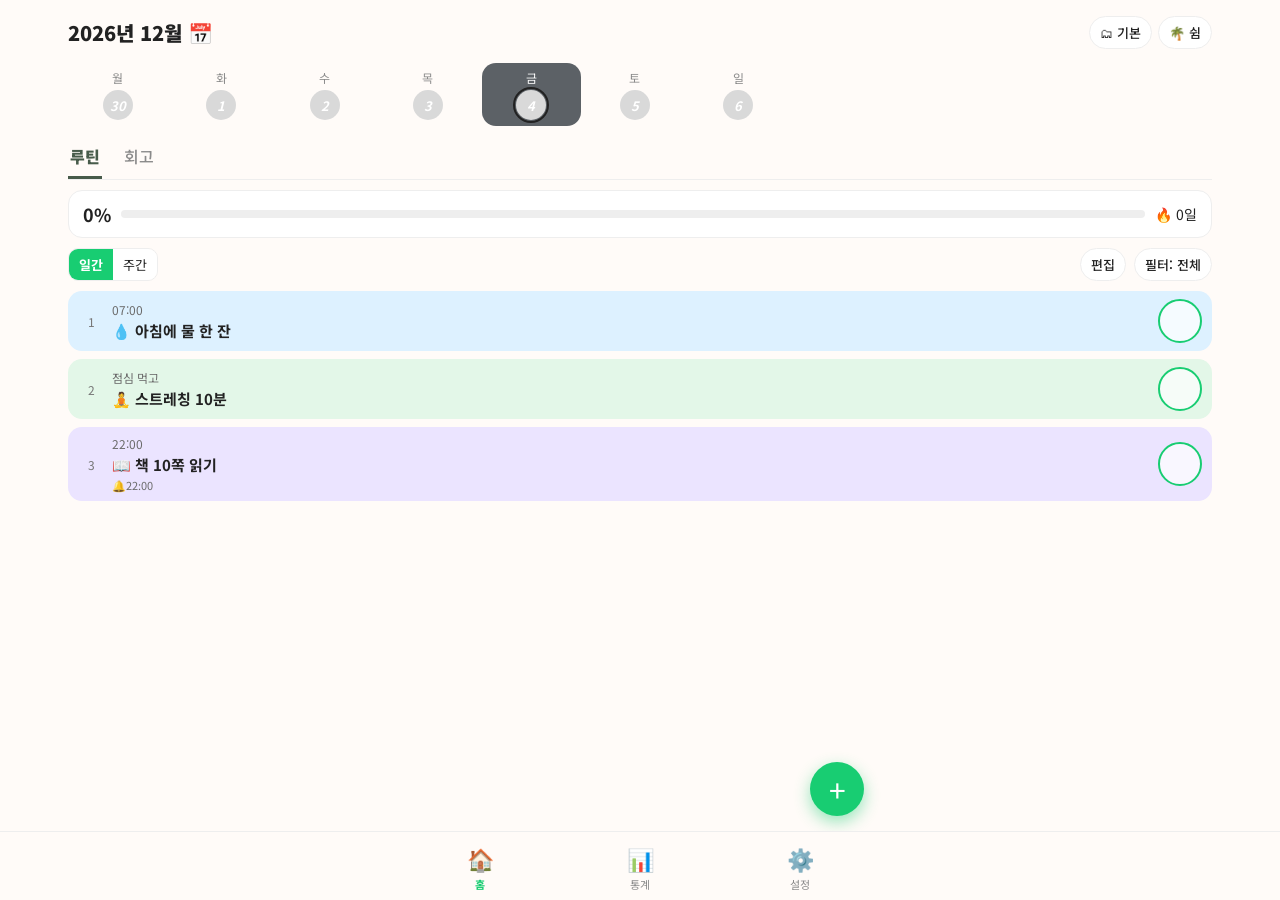
<file: SUnDo-web/index.html>
<!doctype html>
<html lang="ko">
<head>
<meta charset="utf-8">
<meta name="viewport" content="width=device-width, initial-scale=1, viewport-fit=cover">
<meta name="theme-color" content="#FFFBF8">
<title>내 루틴</title>
<link rel="manifest" href="manifest.webmanifest">
<link rel="icon" href="assets/icon.svg">
<link rel="preconnect" href="https://fonts.googleapis.com">
<link rel="stylesheet" href="https://fonts.googleapis.com/css2?family=Noto+Sans+KR:wght@400;500;700;900&display=swap">
<link rel="stylesheet" href="css/style.css">
</head>
<body>
<div id="app"></div>
<div id="sheet" class="overlay hidden"><div class="sheet" id="sheetBody"></div></div>
<div id="toast" class="toast hidden"></div>
<input type="file" id="importFile" accept="application/json" hidden>
<input type="date" id="datePicker" class="hidden-date">
<script src="js/app.js"></script>
</body>
</html>
</file>
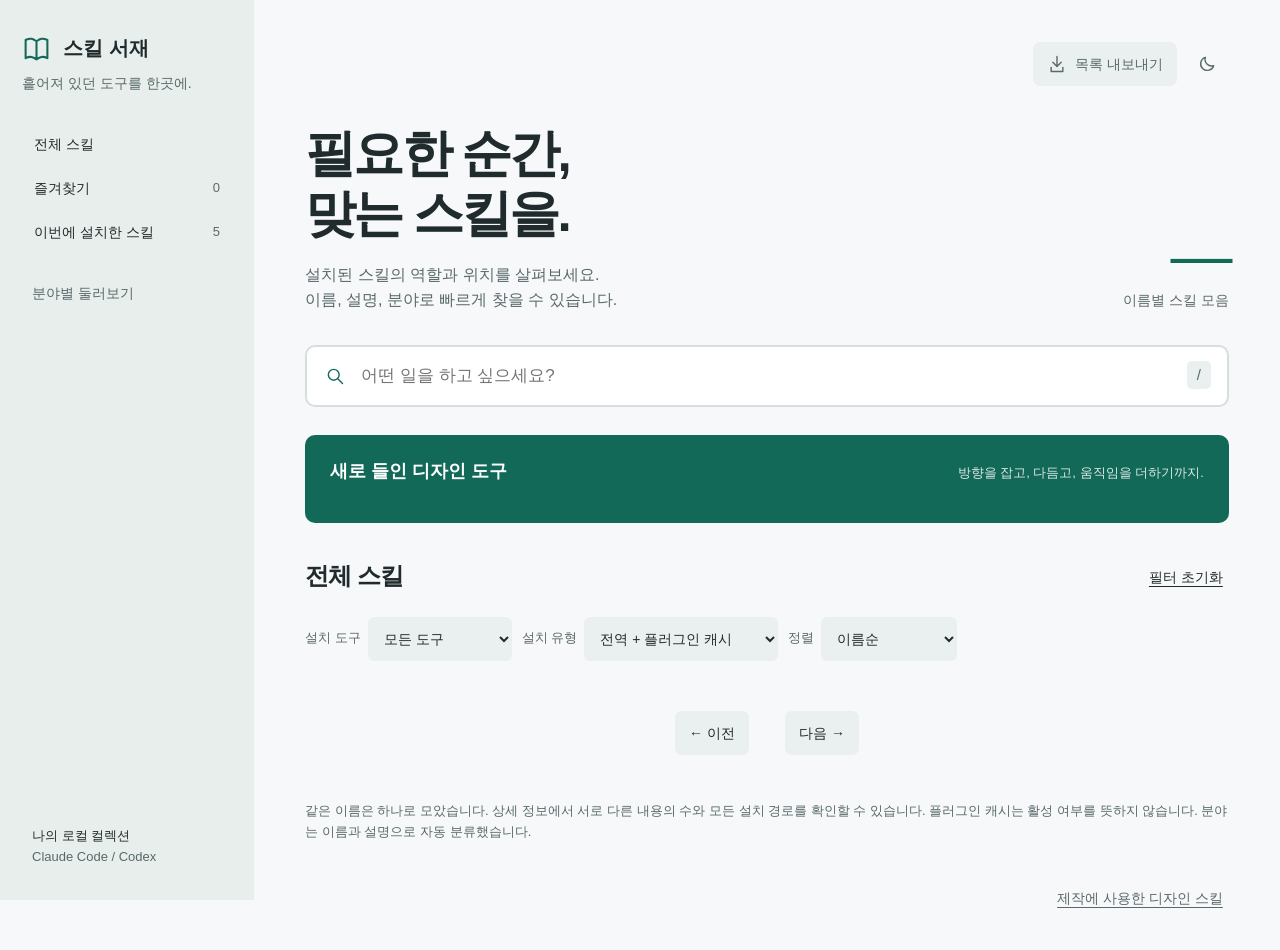
<file: htmls/01_스킬_서재_템플릿.html>
<!doctype html>
<html lang="ko">
<head>
<meta charset="utf-8">
<meta name="viewport" content="width=device-width, initial-scale=1">
<meta name="color-scheme" content="light dark">
<title>스킬 서재 — 나의 에이전트 도구 모음</title>
<style>
:root{--bg:#f7f8f9;--paper:#fff;--ink:#202b2d;--muted:#59696b;--soft:#eaf0ef;--accent:#136958;--accent-ink:#fff;--side:#e8eeeb;--line:#d6dfdb;--hover:#f0f5f3;--gold:#8c650d;--ease:cubic-bezier(.22,1,.36,1);font-family:"Segoe UI","Malgun Gothic",sans-serif;font-size:16px;color-scheme:light}
:root[data-theme=dark]{--bg:#171e1d;--paper:#202a28;--ink:#e6eeea;--muted:#adbbb4;--soft:#2b3833;--accent:#a4ddc3;--accent-ink:#183c2b;--side:#222f29;--line:#3d4c44;--hover:#293a31;--gold:#f3ce82;color-scheme:dark}
*{box-sizing:border-box}body{margin:0;background:var(--bg);color:var(--ink);line-height:1.6}button,input,select{font:inherit}button,a,input,select{-webkit-tap-highlight-color:transparent}button,select{cursor:pointer}button{color:inherit}a{color:var(--accent);text-underline-offset:4px}button{border:0;background:none}button:disabled{opacity:.4;cursor:default}:focus-visible{outline:3px solid var(--accent);outline-offset:3px}svg{width:20px;height:20px;fill:none;stroke:currentColor;stroke-width:1.7;stroke-linecap:round;stroke-linejoin:round;flex-shrink:0}h1,h2,h3,p{margin:0}button:active:not(:disabled){transform:scale(.98)}body.keyboard button{transition:none!important;transform:none!important}::selection{background:#c4e9d8;color:#12372b}.skip{position:fixed;left:16px;top:-80px;z-index:30;background:var(--paper);padding:12px}.skip:focus{top:12px}
.shell{display:grid;grid-template-columns:254px minmax(0,1fr);min-height:100vh}.side{background:var(--side);padding:32px 22px;position:sticky;top:0;height:100vh;overflow:auto;display:flex;flex-direction:column;gap:28px}.brand{display:flex;align-items:center;gap:12px;font-size:20px;font-weight:650;text-decoration:none;color:var(--ink)}.brand svg{width:29px;height:29px;color:var(--accent)}.side-intro{color:var(--muted);font-size:14px;margin-top:8px}.side h2{font-size:14px;font-weight:500;color:var(--muted);margin:0 10px 8px}.nav-item{display:flex;align-items:center;justify-content:space-between;gap:8px;width:100%;padding:9px 12px;min-height:44px;text-align:left;border-radius:7px;font-size:14px}.nav-item span{font-variant-numeric:tabular-nums;color:var(--muted);font-size:13px}.nav-item:hover{background:var(--paper)}.nav-item[aria-pressed=true]{background:var(--accent);color:var(--accent-ink)}.nav-item[aria-pressed=true] span{color:inherit}.side-footer{margin-top:auto;font-size:13px;color:var(--muted);padding:12px 10px 0}.side-footer strong{color:var(--ink);font-weight:500}.mobile-head{display:none}.main{min-width:0;padding:42px clamp(24px,4vw,72px) 30px}.topline{display:flex;justify-content:space-between;align-items:center;color:var(--muted);font-size:14px;gap:16px}.top-actions{display:flex;gap:8px;align-items:center}.icon-button{min-width:44px;min-height:44px;display:inline-flex;align-items:center;justify-content:center;border-radius:7px}.icon-button:hover{background:var(--soft)}.text-button{padding:9px 14px;border-radius:7px;background:var(--soft);min-height:44px;font-size:14px;display:inline-flex;align-items:center;justify-content:center;gap:8px}.text-button:hover{background:var(--line)}.intro{display:grid;grid-template-columns:minmax(0,1fr) auto;align-items:end;gap:24px;padding:38px 0 32px}.intro h1{font-size:clamp(34px,4vw,58px);line-height:1.17;font-weight:600;letter-spacing:-.055em}.intro p{color:var(--muted);margin-top:18px;max-width:49ch;font-size:16px}.total{text-align:right;white-space:nowrap}.total strong{font-weight:400;font-size:62px;line-height:1;letter-spacing:-.06em;font-variant-numeric:tabular-nums;display:block;color:var(--accent)}.total span{font-size:14px;color:var(--muted)}.search-wrap{position:relative}.search-wrap>svg{position:absolute;top:21px;left:20px;color:var(--accent)}#search{width:100%;height:62px;padding:12px 74px 12px 54px;background:var(--paper);color:var(--ink);border:2px solid var(--line);border-radius:10px;font-size:17px}#search:focus{border-color:var(--accent);outline:none}.search-key{position:absolute;right:18px;top:16px;padding:2px 10px;background:var(--soft);border-radius:5px;font-size:15px;color:var(--muted)}.featured{margin:28px 0 32px;background:var(--accent);color:var(--accent-ink);padding:22px 25px;border-radius:10px}.featured-head{display:flex;justify-content:space-between;align-items:baseline;gap:10px;margin-bottom:15px}.featured h2{font-size:18px;font-weight:600}.featured-head p{font-size:13px;opacity:.85}.featured-list{display:grid;grid-template-columns:repeat(5,minmax(0,1fr));gap:14px}.feature{min-width:0;text-align:left;color:inherit;padding:9px 0;line-height:1.45;display:flex;flex-direction:column;gap:6px}.feature strong{font-size:14px;font-weight:600}.feature span{font-size:13px;opacity:.82}.feature:hover strong{text-decoration:underline;text-underline-offset:4px}.feature:focus-visible{outline-color:currentColor}.feature svg{margin-bottom:4px;width:24px;height:24px}.collection-head{display:flex;align-items:center;justify-content:space-between;gap:16px;margin-bottom:18px}.collection-head h2{font-size:24px;letter-spacing:-.04em;font-weight:600}.collection-head p{font-size:13px;color:var(--muted);margin-top:2px}.filters{display:flex;align-items:center;flex-wrap:wrap;gap:10px;margin-bottom:20px}.filters label{font-size:13px;color:var(--muted);display:flex;align-items:center;gap:7px}.filters select{border:0;background:var(--soft);color:var(--ink);padding:10px 30px 10px 12px;border-radius:6px;min-height:44px;max-width:100%;font-size:14px}.reset{margin-left:auto;text-decoration:underline;text-underline-offset:4px;font-size:14px;min-height:44px}.list{display:flex;flex-direction:column;gap:5px}.skill{display:grid;grid-template-columns:48px minmax(0,1fr) 100px 44px;gap:16px;align-items:center;background:var(--paper);padding:18px 20px;border-radius:8px;min-height:112px}.skill:hover{background:var(--hover)}.skill-mark{width:44px;height:44px;background:var(--soft);color:var(--accent);border-radius:10px;display:grid;place-items:center}.skill-main{min-width:0}.skill-title{display:block;text-align:left;font-size:17px;font-weight:600;padding:0;max-width:100%;overflow-wrap:anywhere;line-height:1.5}.skill-title:hover{color:var(--accent)}.skill-desc{color:var(--muted);font-size:14px;line-height:1.65;display:-webkit-box;-webkit-line-clamp:2;-webkit-box-orient:vertical;overflow:hidden;margin-top:3px;overflow-wrap:anywhere}.skill-meta{display:flex;flex-wrap:wrap;align-items:center;gap:5px 12px;font-size:13px;color:var(--muted);margin-top:8px}.category-label{color:var(--accent)}.agents{display:flex;flex-direction:column;align-items:flex-start;gap:5px;font-size:13px}.agent{background:var(--soft);padding:3px 7px;border-radius:4px}.cache{font-size:13px;color:var(--muted)}.favorite{color:var(--muted)}.favorite[aria-pressed=true]{color:var(--gold)}.favorite[aria-pressed=true] svg{fill:currentColor}.empty{padding:72px 20px;text-align:center;background:var(--paper);border-radius:8px}.empty h3{font-size:22px}.empty p{color:var(--muted);margin:12px 0 20px}.pagination{display:flex;justify-content:center;align-items:center;gap:18px;padding:30px 0}.pagination span{font-size:14px;color:var(--muted);font-variant-numeric:tabular-nums}.footnote{font-size:13px;color:var(--muted);padding-top:16px}.footnote a{color:inherit}.footer-bottom{display:flex;justify-content:space-between;gap:12px;margin-top:18px;font-size:13px;color:var(--muted)}
/* taste-skill-ignore: Real modal overlay shadow, allowed by the skill. */
dialog{background:var(--paper);color:var(--ink);border:0;border-radius:14px;padding:0;max-width:min(720px,calc(100% - 32px));width:720px;max-height:85vh;box-shadow:0 20px 80px #0003} /* taste-skill-ignore: Real modal overlay only. */dialog::backdrop{background:#10291e73}.dialog-content{padding:32px}.dialog-head{display:flex;align-items:start;justify-content:space-between;gap:12px}dialog h2{font-size:28px;letter-spacing:-.04em;overflow-wrap:anywhere;line-height:1.3}dialog h3{font-size:15px;margin:24px 0 9px}dialog p{font-size:15px;line-height:1.8;overflow-wrap:anywhere;white-space:pre-wrap}.detail-meta{color:var(--accent);font-size:14px;margin-top:12px}.path{display:block;padding:12px;background:var(--soft);border-radius:7px;margin-top:8px;overflow-wrap:anywhere;font-size:13px}.path strong{display:block;font-weight:600}.dialog-actions{display:flex;gap:10px;margin-top:25px;flex-wrap:wrap}.dialog-actions a{font-size:14px;min-height:44px;display:inline-flex;align-items:center}.notice{background:var(--soft);padding:14px;border-radius:7px;font-size:13px;margin-top:18px;line-height:1.7}.dialog-motion{opacity:0;transform:translateY(8px);filter:blur(2px);transition:opacity 180ms var(--ease),transform 180ms var(--ease),filter 180ms var(--ease)}.dialog-motion.visible{opacity:1;transform:translateY(0);filter:blur(0)}.keyboard .dialog-motion{transition:none}#toast{position:fixed;bottom:24px;left:50%;transform:translateX(-50%);max-width:calc(100% - 32px);padding:12px 20px;border-radius:8px;background:var(--ink);color:var(--paper);font-size:14px;z-index:50}#toast:empty{display:none}.no-js{padding:20px;background:#fff0ca;color:#453400}.visually-hidden{position:absolute;width:1px;height:1px;padding:0;margin:-1px;overflow:hidden;clip:rect(0,0,0,0);white-space:nowrap;border:0}
@media(min-width:1700px){.main{padding-inline:80px}.skill{grid-template-columns:48px minmax(0,1fr) 120px 44px}}
@media(max-width:1050px){.shell{grid-template-columns:215px minmax(0,1fr)}.side{padding:24px 14px}.main{padding:25px 25px}.intro{padding-top:24px}.total strong{font-size:48px}.featured-list{grid-template-columns:repeat(3,minmax(0,1fr))}.skill{grid-template-columns:36px minmax(0,1fr) 44px;gap:12px;padding:16px}.skill-mark{width:36px;height:40px}.agents{grid-column:2;grid-row:2;flex-direction:row;flex-wrap:wrap}.favorite{grid-column:3;grid-row:1}.skill{row-gap:8px}}
/* taste-skill-ignore: Mobile menu uses an overlay scrim, not a card shadow. */
@media(max-width:700px){.shell{display:block}.mobile-head{display:flex;align-items:center;justify-content:space-between;padding:13px 18px;background:var(--side)}.mobile-head .brand{font-size:18px}.side{position:fixed;top:0;left:0;width:280px;height:100dvh;z-index:20;outline:100vmax solid #10291e88;display:none}.side.open{display:flex}.main{padding:20px 18px}.topline{font-size:13px;align-items:flex-start}.top-actions{gap:1px}.top-actions .text-button{font-size:13px;padding:8px}.topline>span{max-width:160px}.intro{position:relative;display:block;padding:22px 0}.intro h1{font-size:37px;padding-right:92px}.intro p{font-size:14px;margin-top:13px}.total strong{font-size:38px}.total span{font-size:13px}.total{position:absolute;right:0;top:28px}.intro p{max-width:none}.featured{padding:19px;margin-block:22px}.featured-head{display:block}.featured-head p{margin-top:4px;font-size:13px}.featured-list{display:flex;gap:18px;overflow:auto;padding-bottom:4px}.feature{min-width:145px;flex:1}.feature:nth-child(n+4){display:flex}.featured h2{font-size:17px}.collection-head h2{font-size:23px}.filters{gap:8px}.filters label{display:flex;flex:1 1 42%;flex-direction:column;align-items:stretch;gap:4px}.filters select{width:100%;font-size:13px;padding-right:20px}.reset{margin-left:0;align-self:end}.skill{padding:16px 12px;gap:8px}.skill-title{font-size:15px}.skill-desc{font-size:13px;-webkit-line-clamp:3}.skill-meta{font-size:13px;gap:4px 8px}.skill-mark{width:32px;height:36px}.collection-head{align-items:start}.collection-head p{font-size:13px}.dialog-content{padding:24px 20px}dialog h2{font-size:23px}.footer-bottom{flex-direction:column;gap:4px}.footnote{font-size:13px}#search{font-size:15px}.pagination{gap:10px}}
@media(prefers-reduced-motion:reduce){*,*::before,*::after{animation:none!important;transition:none!important;scroll-behavior:auto!important}}
</style>
</head>
<body>
<a class="skip" href="#collection">목록으로 건너뛰기</a>
<noscript><p class="no-js">검색과 목록을 사용하려면 JavaScript를 켜주세요. 전체 원본 목록은 함께 제공한 JSON 파일에서 확인할 수 있습니다.</p></noscript>
<div class="mobile-head"><a class="brand" href="#" data-home><svg viewBox="0 0 24 24"><path d="M3 5c4-2 6-1 9 1 3-2 5-3 9-1v15c-4-2-6-1-9 1-3-2-5-3-9-1zM12 6v15"/></svg>스킬 서재</a><button id="menu" class="icon-button" aria-label="분야 메뉴 열기" aria-expanded="false"><svg viewBox="0 0 24 24" aria-hidden="true"><path d="M4 6h16M4 12h16M4 18h16"/></svg></button></div>
<div class="shell">
<aside class="side" id="sidebar" aria-label="스킬 분류">
<div><a class="brand" href="#" data-home><svg viewBox="0 0 24 24"><path d="M3 5c4-2 6-1 9 1 3-2 5-3 9-1v15c-4-2-6-1-9 1-3-2-5-3-9-1zM12 6v15"/></svg>스킬 서재</a><p class="side-intro">흩어져 있던 도구를 한곳에.</p></div>
<nav aria-label="모아보기"><button class="nav-item" id="all">전체 스킬 <span id="nav-total"></span></button><button class="nav-item" id="saved">즐겨찾기 <span id="saved-count">0</span></button><button class="nav-item" id="new">이번에 설치한 스킬 <span>5</span></button></nav>
<nav aria-label="분야별 보기"><h2>분야별 둘러보기</h2><div id="categories"></div></nav>
<div class="side-footer"><strong>나의 로컬 컬렉션</strong><br>Claude Code / Codex<br><span id="side-date"></span></div>
</aside>
<main class="main" id="main">
<div class="topline"><span id="snapshot-date"></span><div class="top-actions"><button class="text-button" id="export" title="현재 검색 결과를 JSON 파일로 저장"><svg viewBox="0 0 24 24"><path d="M12 3v12m-5-5 5 5 5-5M5 16v5h14v-5"/></svg>목록 내보내기</button><button class="icon-button" id="theme" aria-label="어두운 테마로 변경"><svg viewBox="0 0 24 24"><path d="M20 14A8 8 0 0 1 10 4a8 8 0 1 0 10 10Z"/></svg></button></div></div>
<header class="intro"><div><h1>필요한 순간,<br>맞는 스킬을.</h1><p>설치된 스킬의 역할과 위치를 살펴보세요.<br>이름, 설명, 분야로 빠르게 찾을 수 있습니다.</p></div><div class="total"><strong id="total">—</strong><span>이름별 스킬 모음</span></div></header>
<div class="search-wrap"><label class="visually-hidden" for="search">스킬 이름과 설명 검색</label><svg viewBox="0 0 24 24"><circle cx="10.5" cy="10.5" r="6.5"/><path d="m16 16 5 5"/></svg><input id="search" type="search" placeholder="어떤 일을 하고 싶으세요?" autocomplete="off"><span class="search-key" aria-hidden="true">/</span></div>
<section class="featured" aria-label="이번에 추가한 디자인 도구"><div class="featured-head"><h2>새로 들인 디자인 도구</h2><p>방향을 잡고, 다듬고, 움직임을 더하기까지.</p></div><div class="featured-list" id="featured"></div></section>
<section id="collection" aria-labelledby="collection-title" tabindex="-1"><div class="collection-head"><div><h2 id="collection-title">전체 스킬</h2><p id="result-count" role="status" aria-live="polite"></p></div><button id="clear" class="reset">필터 초기화</button></div>
<div class="filters"><label>설치 도구<select id="agent"><option value="all">모든 도구</option><option>Claude Code</option><option>Codex</option><option value="both">두 도구 모두</option></select></label><label>설치 유형<select id="scope"><option value="all">전역 + 플러그인 캐시</option><option value="global">전역 스킬</option><option value="plugin">플러그인 캐시</option></select></label><label>정렬<select id="sort"><option value="name">이름순</option><option value="category">분야순</option><option value="recent">최근 설치순</option></select></label></div>
<div id="list" class="list"></div><div class="pagination"><button class="text-button" id="prev">← 이전</button><span id="page-status"></span><button class="text-button" id="next">다음 →</button></div></section>
<footer><p class="footnote">같은 이름은 하나로 모았습니다. 상세 정보에서 서로 다른 내용의 수와 모든 설치 경로를 확인할 수 있습니다. 플러그인 캐시는 활성 여부를 뜻하지 않습니다. 분야는 이름과 설명으로 자동 분류했습니다.</p><p class="footnote" id="scope-summary"></p><div class="footer-bottom"><span id="file-count"></span><button id="about" class="reset">제작에 사용한 디자인 스킬</button></div></footer>
</main></div>
<dialog id="detail" aria-labelledby="detail-title"><div class="dialog-content"><div class="dialog-head"><h2 id="detail-title"></h2><button id="close-detail" class="icon-button" aria-label="상세 정보 닫기"><svg viewBox="0 0 24 24"><path d="m6 6 12 12M18 6 6 18"/></svg></button></div><div id="detail-body"></div></div></dialog>
<div id="toast" role="status" aria-live="polite"></div>
<script type="application/json" id="inventory">__INVENTORY__</script>
<script>
'use strict';
const DATA=JSON.parse(document.getElementById('inventory').textContent),SKILLS=DATA.skills;
const $=id=>document.getElementById(id),esc=s=>String(s??'').replace(/[&<>"']/g,c=>({'&':'&amp;','<':'&lt;','>':'&gt;','"':'&quot;',"'":'&#39;'}[c]));
const star='<svg viewBox="0 0 24 24" aria-hidden="true"><path d="m12 3 2.8 5.7 6.3.9-4.5 4.4 1 6.2-5.6-3-5.6 3 1-6.2L3 9.6l6.2-.9Z"/></svg>';
const icons={design:'<rect x="3" y="3" width="7" height="7" rx="1"/><circle cx="17.5" cy="6.5" r="3.5"/><path d="m3 21 3.5-8L10 21ZM14 14h7v7h-7z"/>',code:'<path d="m8 6-6 6 6 6m8-12 6 6-6 6m-3-14-2 16"/>',data:'<ellipse cx="12" cy="5" rx="8" ry="3"/><path d="M4 5v14c0 4 16 4 16 0V5M4 12c0 4 16 4 16 0"/>',tools:'<path d="m14 4 6 6m-9-3 6 6M3 21l4-1L20 7l-3-3L4 17z"/>',motion:'<path d="m10 4 9 8-9 8V4ZM3 7h3M2 12h4M3 17h3"/>',book:'<path d="M4 4h6l2 2 2-2h6v16h-6l-2 1-2-1H4zM12 6v15"/>',chrome:'<circle cx="12" cy="12" r="9"/><circle cx="12" cy="12" r="3.5"/><path d="M12 8.5h8M9 14l-4 6m9-5 4 5"/>'};
function icon(type){return '<svg viewBox="0 0 24 24" aria-hidden="true">'+(icons[type]||icons.tools)+'</svg>'}
function skillIcon(s){return /디자인|프론트/.test(s.category)?'design':/데이터|연구/.test(s.category)?'data':/문서/.test(s.category)?'book':/개발|모바일/.test(s.category)?'code':'tools'}
const featured=[['design-taste-frontend','TasteSkill','뻔한 패턴을 거르는 디자인 방향','design'],['ui-ux-pro-max','UI UX Pro Max','타이포그래피와 색상 선택 기준','design'],['awesome-claude-design','Awesome Claude Design','유명 서비스 디자인 견본 가이드','book'],['design-motion-principles','Design Motion Principles','빠르고 목적 있는 화면 움직임','motion'],['design-md-chrome-extractor','DESIGN.md Chrome','사이트 디자인 추출 확장 가이드','chrome']];
const featuredNames=new Set(featured.map(x=>x[0]));
let state={q:'',category:'all',agent:'all',scope:'all',sort:'name',fav:false,recent:false,page:1},favorites=new Set(),filtered=[],toastTimer,lastFocus;
function toast(msg){$('toast').textContent=msg;clearTimeout(toastTimer);toastTimer=setTimeout(()=>$('toast').textContent='',4200)}
function readStorage(){try{favorites=new Set(JSON.parse(localStorage.getItem('skill-atlas-favorites')||'[]'));const t=localStorage.getItem('skill-atlas-theme');if(t)document.documentElement.dataset.theme=t}catch(e){console.error('환경설정 읽기 실패',e);toast('브라우저 저장소를 읽지 못했습니다. 현재 창에서는 정상적으로 사용할 수 있습니다.')}}
function saveStorage(key,value){try{localStorage.setItem(key,value)}catch(e){console.error('환경설정 저장 실패',e);toast('브라우저가 저장을 허용하지 않아 다음 방문까지 보관하지 못했습니다.')}}
function categories(){return [...new Set(SKILLS.map(s=>s.category))].sort((a,b)=>a.localeCompare(b,'ko'))}
function restore(){const p=new URLSearchParams(location.hash.slice(1));state.q=p.get('q')||'';state.category=categories().includes(p.get('category'))?p.get('category'):'all';for(const [key,allowed]of Object.entries({agent:['all','both','Claude Code','Codex'],scope:['all','global','plugin'],sort:['name','category','recent']})){state[key]=allowed.includes(p.get(key))?p.get(key):allowed[0]}state.fav=p.get('fav')==='1';state.recent=p.get('recent')==='1';state.page=Math.max(1,Number(p.get('page'))||1);syncInputs()}
function syncInputs(){$('search').value=state.q;for(const k of ['agent','scope','sort'])$(k).value=state[k]}
function persistState(){const p=new URLSearchParams();for(const[k,v]of Object.entries(state)){if(v===false||v==='all'||k==='sort'&&v==='name'||k==='page'&&v===1||v==='')continue;p.set(k,v===true?'1':v)}history.replaceState(null,'',location.pathname+location.search+(p.size?'#'+p:''))}
function matchingLocations(s){return s.locations.filter(l=>(state.scope==='all'||l.kind===state.scope)&&(state.agent==='all'||state.agent==='both'||l.agent===state.agent))}
function matches(s){const ls=matchingLocations(s);if(!ls.length)return false;if(state.agent==='both'&&!['Claude Code','Codex'].every(a=>ls.some(l=>l.agent===a)))return false;if(state.category!=='all'&&s.category!==state.category)return false;if(state.fav&&!favorites.has(s.name))return false;if(state.recent&&!featuredNames.has(s.name))return false;const hay=[s.name,s.description,s.category,s.source||'',featured.find(f=>f[0]===s.name)?.slice(1,3).join(' ')||''].join(' ').toLowerCase();return state.q.trim().toLowerCase().split(/\s+/).every(w=>hay.includes(w))}
function render(){filtered=SKILLS.filter(matches).sort((a,b)=>state.sort==='recent'?(b.updatedAt||'').localeCompare(a.updatedAt||'')||a.name.localeCompare(b.name):state.sort==='category'?a.category.localeCompare(b.category,'ko')||a.name.localeCompare(b.name):a.name.localeCompare(b.name));const pages=Math.max(1,Math.ceil(filtered.length/60));state.page=Math.min(pages,Math.floor(state.page));const start=(state.page-1)*60,visible=filtered.slice(start,start+60);$('collection-title').textContent=state.fav?'즐겨찾기':state.recent?'이번에 설치한 스킬':state.category==='all'?'전체 스킬':state.category;$('result-count').textContent=filtered.length?`${filtered.length.toLocaleString()}개 중 ${start+1}–${Math.min(start+60,filtered.length)}개 표시`:'검색 결과 0개';$('list').innerHTML=visible.length?visible.map(s=>`<article class="skill"><div class="skill-mark">${icon(skillIcon(s))}</div><div class="skill-main"><h3><button class="skill-title" data-detail="${esc(s.name)}">${esc(s.name)}</button></h3><p class="skill-desc">${esc(s.description)}</p><div class="skill-meta"><span class="category-label">${esc(s.category)}</span><span>${esc(s.source||'로컬 설치 / 출처 미기록')}</span>${s.variants>1?`<span>서로 다른 내용 ${s.variants}종</span>`:''}</div></div><div class="agents">${[...new Set(matchingLocations(s).map(l=>l.agent))].map(a=>`<span class="agent">${esc(a)}</span>`).join('')}${s.locations.every(l=>l.kind==='plugin')?'<span class="cache">플러그인 캐시</span>':''}</div><button class="icon-button favorite" data-favorite="${esc(s.name)}" aria-label="${esc(s.name)} 즐겨찾기" aria-pressed="${favorites.has(s.name)}">${star}</button></article>`).join(''):'<div class="empty"><h3>맞는 스킬을 찾지 못했어요</h3><p>검색어를 짧게 바꾸거나 필터를 초기화해보세요.</p><button class="text-button" data-reset>전체 스킬 보기</button></div>';$('page-status').textContent=`${state.page} / ${pages} 페이지`;$('prev').disabled=state.page===1;$('next').disabled=state.page===pages;$('all').setAttribute('aria-pressed',String(state.category==='all'&&!state.fav&&!state.recent));$('saved').setAttribute('aria-pressed',String(state.fav));$('new').setAttribute('aria-pressed',String(state.recent));$('saved-count').textContent=SKILLS.filter(s=>favorites.has(s.name)).length;for(const b of $('categories').querySelectorAll('button'))b.setAttribute('aria-pressed',String(b.dataset.category===state.category&&!state.fav&&!state.recent));persistState()}
function update(next){Object.assign(state,next,{page:1});syncInputs();render()}
function reset(){state={q:'',category:'all',agent:'all',scope:'all',sort:'name',fav:false,recent:false,page:1};syncInputs();render()}
function showDialog(title,html,trigger){lastFocus=trigger||document.activeElement;$('detail-title').textContent=title;$('detail-body').innerHTML=html;const d=$('detail');d.classList.remove('visible');d.classList.add('dialog-motion');d.showModal();requestAnimationFrame(()=>d.classList.add('visible'));$('close-detail').focus()}
function openDetail(name,trigger){const s=SKILLS.find(x=>x.name===name);if(!s)return;const url=s.sourceUrl&&/^https:\/\//.test(s.sourceUrl)?s.sourceUrl.replace(/\.git$/,''):null;showDialog(s.name,`<div class="detail-meta">${esc(s.category)} / ${esc(s.agents.join(' / '))}</div><h3>무엇을 하는 스킬인가요?</h3><p>${esc(s.description)}</p>${s.variants>1?`<div class="notice">같은 이름으로 내용이 다른 ${s.variants}종이 있습니다. 설명은 대표 사본 기준이며, 실제 사용할 때는 해당 경로의 SKILL.md를 확인하세요.</div>`:''}<h3>설치 위치 ${s.locations.length}곳</h3>${s.locations.map(l=>`<div class="path"><strong>${esc(l.agent)} / ${l.kind==='plugin'?'플러그인 캐시':'전역 스킬'}</strong>${esc(l.path)}</div>`).join('')}<div class="dialog-actions"><button class="text-button" data-copy="${esc(s.name)}">호출 문구 복사</button>${url?`<a href="${esc(url)}" target="_blank" rel="noopener noreferrer">원본 저장소 열기 ↗</a>`:''}</div>${featuredNames.has(s.name)?`<div class="notice">${s.name==='design-md-chrome-extractor'?'사이트 추출 방법을 안내하는 스킬입니다. Chrome 확장 프로그램 자체는 별도 설치가 필요합니다.':s.name==='awesome-claude-design'?'VoltAgent의 디자인 견본 모음을 활용하는 가이드 스킬입니다. 원본 견본 68종이 각각 설치된 것은 아닙니다.':'이번 작업에서 Claude Code와 Codex에 전역 설치했습니다.'}</div>`:''}${s.locations.some(l=>l.kind==='plugin')?'<p class="notice">플러그인 캐시의 파일 존재만 확인했습니다. 현재 활성화되었는지는 도구 설정에 따라 다릅니다.</p>':''}`,trigger)}
function closeDialog(){$('detail').close();lastFocus?.focus()}
readStorage();restore();$('total').textContent=SKILLS.length.toLocaleString();$('nav-total').textContent=SKILLS.length.toLocaleString();$('side-date').textContent=DATA.meta.scannedAt;$('snapshot-date').textContent='수집 기준 '+DATA.meta.scannedAt;$('file-count').textContent=`${DATA.meta.discoveredFiles.toLocaleString()}개 파일 경로 / 읽기 오류 ${DATA.meta.errors.length}개 / 기존 YAML 형식 경고 ${DATA.meta.warnings?.length||0}개`;$('scope-summary').textContent=`전역 스킬 ${SKILLS.filter(s=>s.locations.some(l=>l.kind==='global')).length}개 / 플러그인 캐시에 있는 스킬 ${SKILLS.filter(s=>s.locations.some(l=>l.kind==='plugin')).length}개. 두 유형에 함께 있는 이름은 전체 수에서 한 번만 셉니다. 설치 상태는 수집 시점의 스냅샷이며, 갱신하려면 수집 스크립트와 HTML 생성 스크립트를 다시 실행하세요.`;
$('categories').innerHTML=categories().map(c=>`<button class="nav-item" data-category="${esc(c)}" aria-pressed="false">${esc(c)} <span>${SKILLS.filter(s=>s.category===c).length}</span></button>`).join('');$('featured').innerHTML=featured.map(([name,title,desc,i])=>`<button class="feature" data-detail="${name}">${icon(i)}<strong>${title}</strong><span>${desc}</span></button>`).join('');
$('search').addEventListener('input',e=>update({q:e.target.value}));for(const k of ['agent','scope','sort'])$(k).addEventListener('change',e=>update({[k]:e.target.value}));$('clear').onclick=reset;$('all').onclick=()=>{reset();closeMenu()};$('saved').onclick=()=>{update({fav:!state.fav,recent:false,category:'all'});closeMenu()};$('new').onclick=()=>{update({recent:true,fav:false,category:'all',q:''});closeMenu()};
$('categories').onclick=e=>{const b=e.target.closest('[data-category]');if(b){update({category:b.dataset.category,fav:false,recent:false});closeMenu()}};
for(const [id,delta]of [['prev',-1],['next',1]])$(id).onclick=()=>{state.page+=delta;render();$('collection').scrollIntoView({block:'start'});$('collection').focus({preventScroll:true})};
document.addEventListener('click',async e=>{const d=e.target.closest('[data-detail]'),f=e.target.closest('[data-favorite]'),c=e.target.closest('[data-copy]');if(d)openDetail(d.dataset.detail,d);if(f){const n=f.dataset.favorite;favorites.has(n)?favorites.delete(n):favorites.add(n);saveStorage('skill-atlas-favorites',JSON.stringify([...favorites]));render();[...document.querySelectorAll('[data-favorite]')].find(b=>b.dataset.favorite===n)?.focus({preventScroll:true})}if(c){const text='$'+c.dataset.copy+' 스킬을 사용해 작업해줘';try{await navigator.clipboard.writeText(text);toast('호출 문구를 복사했습니다.')}catch(err){console.error('클립보드 복사 실패',err);const p=document.createElement('p');p.textContent='직접 복사: '+text;c.parentElement.append(p);toast('복사를 허용하지 않는 환경입니다. 표시된 문구를 직접 복사해주세요.')}}if(e.target.closest('[data-reset],[data-home]')){e.preventDefault();reset();closeMenu()}if($('sidebar').classList.contains('open')&&!e.target.closest('#sidebar,#menu'))closeMenu()});
$('close-detail').onclick=closeDialog;$('detail').addEventListener('click',e=>{if(e.target===$('detail')){const r=$('detail').getBoundingClientRect();if(e.clientX<r.left||e.clientX>r.right||e.clientY<r.top||e.clientY>r.bottom)closeDialog()}});$('detail').addEventListener('cancel',e=>{e.preventDefault();closeDialog()});
function closeMenu(){const hadFocus=$('sidebar').classList.contains('open')&&$('sidebar').contains(document.activeElement);$('sidebar').classList.remove('open');$('menu').setAttribute('aria-expanded','false');if(hadFocus)$('menu').focus()}
$('menu').onclick=()=>{const open=$('sidebar').classList.toggle('open');$('menu').setAttribute('aria-expanded',String(open));if(open)$('all').focus()};
document.addEventListener('keydown',e=>{document.body.classList.add('keyboard');if(e.key==='Escape')closeMenu();if(e.key==='/'&&!['INPUT','TEXTAREA','SELECT'].includes(document.activeElement.tagName)&&!$('detail').open){e.preventDefault();$('search').focus()}if(e.key==='Tab'&&$('sidebar').classList.contains('open')){const bs=[...$('sidebar').querySelectorAll('a,button')];if(e.shiftKey&&document.activeElement===bs[0]){e.preventDefault();bs.at(-1).focus()}else if(!e.shiftKey&&document.activeElement===bs.at(-1)){e.preventDefault();bs[0].focus()}}});document.addEventListener('pointerdown',()=>document.body.classList.remove('keyboard'));
$('theme').onclick=()=>{const t=document.documentElement.dataset.theme==='dark'?'light':'dark';document.documentElement.dataset.theme=t;saveStorage('skill-atlas-theme',t);themeLabel()};function themeLabel(){$('theme').setAttribute('aria-label',document.documentElement.dataset.theme==='dark'?'밝은 테마로 변경':'어두운 테마로 변경')}themeLabel();
$('export').onclick=()=>{const blob=new Blob([JSON.stringify({meta:DATA.meta,filters:state,skills:filtered},null,2)],{type:'application/json;charset=utf-8'}),url=URL.createObjectURL(blob),a=document.createElement('a');a.href=url;a.download='skills-filtered.json';a.click();setTimeout(()=>URL.revokeObjectURL(url),1000);toast(`${filtered.length}개 스킬을 내보냈습니다.`)};
$('about').onclick=e=>showDialog('이 서재의 디자인 기준',`<h3>TasteSkill</h3><p>목록 중심의 비대칭 구성과 명확한 글자 크기 차이를 적용했습니다. 대시보드는 본래 적용 범위 밖이므로 장식 패턴을 점검하는 기준으로 사용했습니다.</p><h3>UI UX Pro Max</h3><p>지식 기반 대시보드 검색 결과의 Swiss Style, 검색 우선 탐색, 명도 대비, 키보드 포커스와 터치 영역 기준을 적용했습니다.</p><h3>Awesome Claude Design</h3><p>Notion의 차분한 문서 공간과 Linear의 정밀한 정보 위계를 참고했습니다. 특정 서비스의 복제나 공식 디자인은 아닙니다.</p><h3>Design Motion Principles</h3><p>Emil을 중심으로 Jakub을 보조로 적용했습니다. 검색, 필터, 키보드 조작은 즉시 반응하고 상세창만 180ms로 나타납니다. 동작 줄이기 환경에서는 전환을 제거합니다.</p><div class="dialog-actions"><a href="https://github.com/VoltAgent/awesome-claude-design" target="_blank" rel="noopener noreferrer">디자인 견본 모음 ↗</a><a href="https://getdesign.md/notion/design-md" target="_blank" rel="noopener noreferrer">Notion 참고 ↗</a><a href="https://getdesign.md/linear.app/design-md" target="_blank" rel="noopener noreferrer">Linear 참고 ↗</a></div>`,e.currentTarget);
window.addEventListener('hashchange',()=>{restore();render()});render();if(DATA.meta.errors?.length)toast(`수집 오류 ${DATA.meta.errors.length}건이 있습니다. JSON의 errors를 확인해주세요.`);
</script>
</body>
</html>
</file>
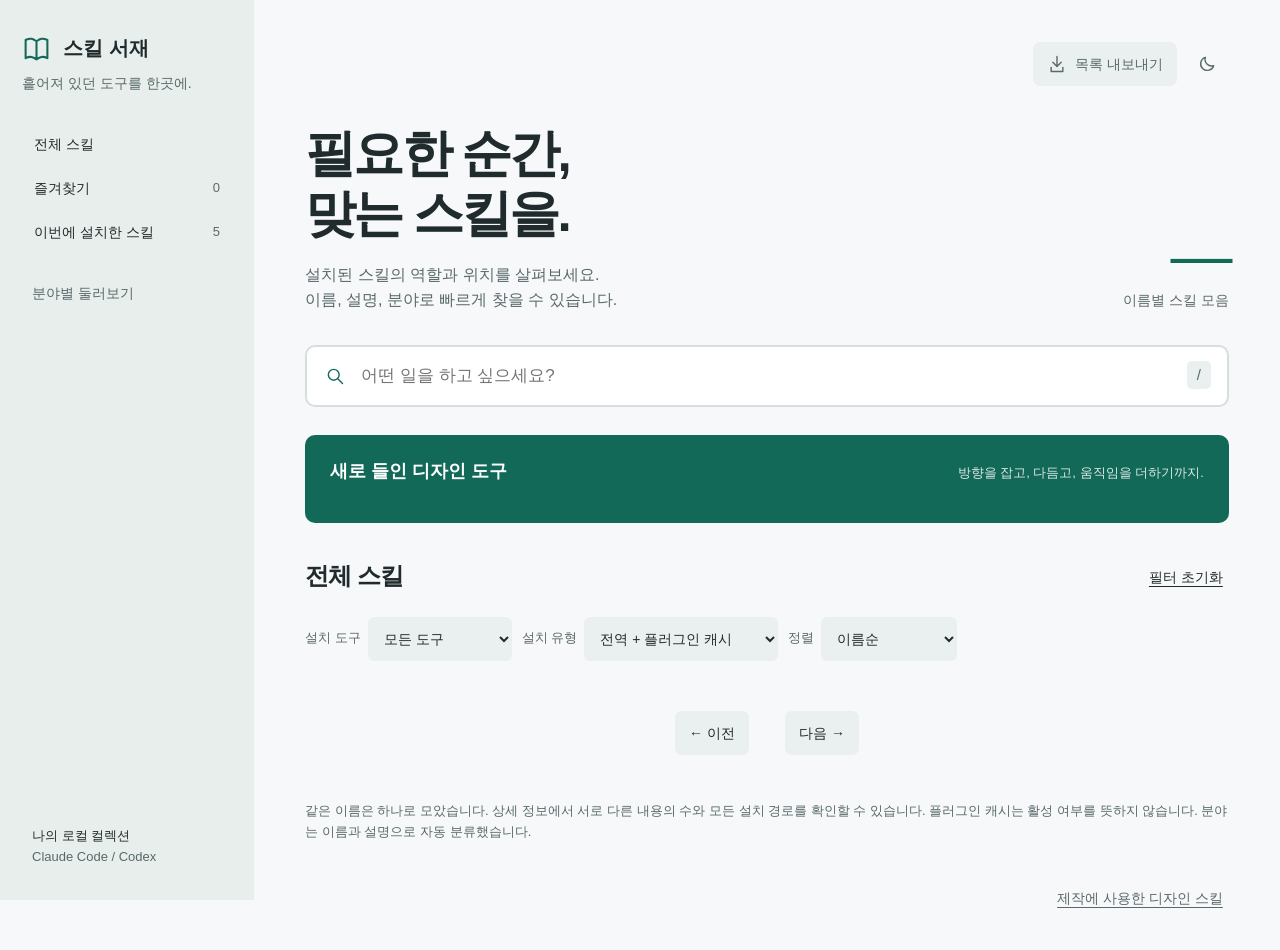
<file: htmls/02_한국어_메모_템플릿.html>
<!doctype html>
<html lang="ko">
<head>
<meta charset="utf-8">
<meta name="viewport" content="width=device-width, initial-scale=1">
<meta name="color-scheme" content="light dark">
<title>스킬 서재 — 한국어 설명과 나의 메모</title>
<style>
:root{--bg:#f7f8f9;--paper:#fff;--ink:#202b2d;--muted:#59696b;--soft:#eaf0ef;--accent:#136958;--accent-ink:#fff;--side:#e8eeeb;--line:#d6dfdb;--hover:#f0f5f3;--gold:#8c650d;--ease:cubic-bezier(.22,1,.36,1);font-family:"Segoe UI","Malgun Gothic",sans-serif;font-size:16px;color-scheme:light}
:root[data-theme=dark]{--bg:#171e1d;--paper:#202a28;--ink:#e6eeea;--muted:#adbbb4;--soft:#2b3833;--accent:#a4ddc3;--accent-ink:#183c2b;--side:#222f29;--line:#3d4c44;--hover:#293a31;--gold:#f3ce82;color-scheme:dark}
*{box-sizing:border-box}body{margin:0;background:var(--bg);color:var(--ink);line-height:1.6}button,input,select{font:inherit}button,a,input,select{-webkit-tap-highlight-color:transparent}button,select{cursor:pointer}button{color:inherit}a{color:var(--accent);text-underline-offset:4px}button{border:0;background:none}button:disabled{opacity:.4;cursor:default}:focus-visible{outline:3px solid var(--accent);outline-offset:3px}svg{width:20px;height:20px;fill:none;stroke:currentColor;stroke-width:1.7;stroke-linecap:round;stroke-linejoin:round;flex-shrink:0}h1,h2,h3,p{margin:0}button:active:not(:disabled){transform:scale(.98)}body.keyboard button{transition:none!important;transform:none!important}::selection{background:#c4e9d8;color:#12372b}.skip{position:fixed;left:16px;top:-80px;z-index:30;background:var(--paper);padding:12px}.skip:focus{top:12px}
.shell{display:grid;grid-template-columns:254px minmax(0,1fr);min-height:100vh}.side{background:var(--side);padding:32px 22px;position:sticky;top:0;height:100vh;overflow:auto;display:flex;flex-direction:column;gap:28px}.brand{display:flex;align-items:center;gap:12px;font-size:20px;font-weight:650;text-decoration:none;color:var(--ink)}.brand svg{width:29px;height:29px;color:var(--accent)}.side-intro{color:var(--muted);font-size:14px;margin-top:8px}.side h2{font-size:14px;font-weight:500;color:var(--muted);margin:0 10px 8px}.nav-item{display:flex;align-items:center;justify-content:space-between;gap:8px;width:100%;padding:9px 12px;min-height:44px;text-align:left;border-radius:7px;font-size:14px}.nav-item span{font-variant-numeric:tabular-nums;color:var(--muted);font-size:13px}.nav-item:hover{background:var(--paper)}.nav-item[aria-pressed=true]{background:var(--accent);color:var(--accent-ink)}.nav-item[aria-pressed=true] span{color:inherit}.side-footer{margin-top:auto;font-size:13px;color:var(--muted);padding:12px 10px 0}.side-footer strong{color:var(--ink);font-weight:500}.mobile-head{display:none}.main{min-width:0;padding:42px clamp(24px,4vw,72px) 30px}.topline{display:flex;justify-content:space-between;align-items:center;color:var(--muted);font-size:14px;gap:16px}.top-actions{display:flex;gap:8px;align-items:center}.icon-button{min-width:44px;min-height:44px;display:inline-flex;align-items:center;justify-content:center;border-radius:7px}.icon-button:hover{background:var(--soft)}.text-button{padding:9px 14px;border-radius:7px;background:var(--soft);min-height:44px;font-size:14px;display:inline-flex;align-items:center;justify-content:center;gap:8px}.text-button:hover{background:var(--line)}.intro{display:grid;grid-template-columns:minmax(0,1fr) auto;align-items:end;gap:24px;padding:38px 0 32px}.intro h1{font-size:clamp(34px,4vw,58px);line-height:1.17;font-weight:600;letter-spacing:-.055em}.intro p{color:var(--muted);margin-top:18px;max-width:49ch;font-size:16px}.total{text-align:right;white-space:nowrap}.total strong{font-weight:400;font-size:62px;line-height:1;letter-spacing:-.06em;font-variant-numeric:tabular-nums;display:block;color:var(--accent)}.total span{font-size:14px;color:var(--muted)}.search-wrap{position:relative}.search-wrap>svg{position:absolute;top:21px;left:20px;color:var(--accent)}#search{width:100%;height:62px;padding:12px 74px 12px 54px;background:var(--paper);color:var(--ink);border:2px solid var(--line);border-radius:10px;font-size:17px}#search:focus{border-color:var(--accent);outline:none}.search-key{position:absolute;right:18px;top:16px;padding:2px 10px;background:var(--soft);border-radius:5px;font-size:15px;color:var(--muted)}.featured{margin:28px 0 32px;background:var(--accent);color:var(--accent-ink);padding:22px 25px;border-radius:10px}.featured-head{display:flex;justify-content:space-between;align-items:baseline;gap:10px;margin-bottom:15px}.featured h2{font-size:18px;font-weight:600}.featured-head p{font-size:13px;opacity:.85}.featured-list{display:grid;grid-template-columns:repeat(5,minmax(0,1fr));gap:14px}.feature{min-width:0;text-align:left;color:inherit;padding:9px 0;line-height:1.45;display:flex;flex-direction:column;gap:6px}.feature strong{font-size:14px;font-weight:600}.feature span{font-size:13px;opacity:.82}.feature:hover strong{text-decoration:underline;text-underline-offset:4px}.feature:focus-visible{outline-color:currentColor}.feature svg{margin-bottom:4px;width:24px;height:24px}.collection-head{display:flex;align-items:center;justify-content:space-between;gap:16px;margin-bottom:18px}.collection-head h2{font-size:24px;letter-spacing:-.04em;font-weight:600}.collection-head p{font-size:13px;color:var(--muted);margin-top:2px}.filters{display:flex;align-items:center;flex-wrap:wrap;gap:10px;margin-bottom:20px}.filters label{font-size:13px;color:var(--muted);display:flex;align-items:center;gap:7px}.filters select{border:0;background:var(--soft);color:var(--ink);padding:10px 30px 10px 12px;border-radius:6px;min-height:44px;max-width:100%;font-size:14px}.reset{margin-left:auto;text-decoration:underline;text-underline-offset:4px;font-size:14px;min-height:44px}.list{display:flex;flex-direction:column;gap:5px}.skill{display:grid;grid-template-columns:48px minmax(0,1fr) 100px 44px;gap:16px;align-items:center;background:var(--paper);padding:18px 20px;border-radius:8px;min-height:112px}.skill:hover{background:var(--hover)}.skill-mark{width:44px;height:44px;background:var(--soft);color:var(--accent);border-radius:10px;display:grid;place-items:center}.skill-main{min-width:0}.skill-title{display:block;text-align:left;font-size:17px;font-weight:600;padding:0;max-width:100%;overflow-wrap:anywhere;line-height:1.5}.skill-title:hover{color:var(--accent)}.skill-desc{color:var(--muted);font-size:14px;line-height:1.65;display:-webkit-box;-webkit-line-clamp:2;-webkit-box-orient:vertical;overflow:hidden;margin-top:3px;overflow-wrap:anywhere}.skill-meta{display:flex;flex-wrap:wrap;align-items:center;gap:5px 12px;font-size:13px;color:var(--muted);margin-top:8px}.category-label{color:var(--accent)}.agents{display:flex;flex-direction:column;align-items:flex-start;gap:5px;font-size:13px}.agent{background:var(--soft);padding:3px 7px;border-radius:4px}.cache{font-size:13px;color:var(--muted)}.favorite{color:var(--muted)}.favorite[aria-pressed=true]{color:var(--gold)}.favorite[aria-pressed=true] svg{fill:currentColor}.empty{padding:72px 20px;text-align:center;background:var(--paper);border-radius:8px}.empty h3{font-size:22px}.empty p{color:var(--muted);margin:12px 0 20px}.pagination{display:flex;justify-content:center;align-items:center;gap:18px;padding:30px 0}.pagination span{font-size:14px;color:var(--muted);font-variant-numeric:tabular-nums}.footnote{font-size:13px;color:var(--muted);padding-top:16px}.footnote a{color:inherit}.footer-bottom{display:flex;justify-content:space-between;gap:12px;margin-top:18px;font-size:13px;color:var(--muted)}
/* taste-skill-ignore: Real modal overlay shadow, allowed by the skill. */
dialog{background:var(--paper);color:var(--ink);border:0;border-radius:14px;padding:0;max-width:min(720px,calc(100% - 32px));width:720px;max-height:85vh;box-shadow:0 20px 80px #0003} /* taste-skill-ignore: Real modal overlay only. */dialog::backdrop{background:#10291e73}.dialog-content{padding:32px}.dialog-head{display:flex;align-items:start;justify-content:space-between;gap:12px}dialog h2{font-size:28px;letter-spacing:-.04em;overflow-wrap:anywhere;line-height:1.3}dialog h3{font-size:15px;margin:24px 0 9px}dialog p{font-size:15px;line-height:1.8;overflow-wrap:anywhere;white-space:pre-wrap}.detail-meta{color:var(--accent);font-size:14px;margin-top:12px}.path{display:block;padding:12px;background:var(--soft);border-radius:7px;margin-top:8px;overflow-wrap:anywhere;font-size:13px}.path strong{display:block;font-weight:600}.dialog-actions{display:flex;gap:10px;margin-top:25px;flex-wrap:wrap}.dialog-actions a{font-size:14px;min-height:44px;display:inline-flex;align-items:center}.notice{background:var(--soft);padding:14px;border-radius:7px;font-size:13px;margin-top:18px;line-height:1.7}.dialog-motion{opacity:0;transform:translateY(8px);filter:blur(2px);transition:opacity 180ms var(--ease),transform 180ms var(--ease),filter 180ms var(--ease)}.dialog-motion.visible{opacity:1;transform:translateY(0);filter:blur(0)}.keyboard .dialog-motion{transition:none}#toast{position:fixed;bottom:24px;left:50%;transform:translateX(-50%);max-width:calc(100% - 32px);padding:12px 20px;border-radius:8px;background:var(--ink);color:var(--paper);font-size:14px;z-index:50}#toast:empty{display:none}.no-js{padding:20px;background:#fff0ca;color:#453400}.visually-hidden{position:absolute;width:1px;height:1px;padding:0;margin:-1px;overflow:hidden;clip:rect(0,0,0,0);white-space:nowrap;border:0}
@media(min-width:1700px){.main{padding-inline:80px}.skill{grid-template-columns:48px minmax(0,1fr) 120px 44px}}
@media(max-width:1050px){.shell{grid-template-columns:215px minmax(0,1fr)}.side{padding:24px 14px}.main{padding:25px 25px}.intro{padding-top:24px}.total strong{font-size:48px}.featured-list{grid-template-columns:repeat(3,minmax(0,1fr))}.skill{grid-template-columns:36px minmax(0,1fr) 44px;gap:12px;padding:16px}.skill-mark{width:36px;height:40px}.agents{grid-column:2;grid-row:2;flex-direction:row;flex-wrap:wrap}.favorite{grid-column:3;grid-row:1}.skill{row-gap:8px}}
/* taste-skill-ignore: Mobile menu uses an overlay scrim, not a card shadow. */
@media(max-width:700px){.shell{display:block}.mobile-head{display:flex;align-items:center;justify-content:space-between;padding:13px 18px;background:var(--side)}.mobile-head .brand{font-size:18px}.side{position:fixed;top:0;left:0;width:280px;height:100dvh;z-index:20;outline:100vmax solid #10291e88;display:none}.side.open{display:flex}.main{padding:20px 18px}.topline{font-size:13px;align-items:flex-start}.top-actions{gap:1px}.top-actions .text-button{font-size:13px;padding:8px}.topline>span{max-width:160px}.intro{position:relative;display:block;padding:22px 0}.intro h1{font-size:37px;padding-right:92px}.intro p{font-size:14px;margin-top:13px}.total strong{font-size:38px}.total span{font-size:13px}.total{position:absolute;right:0;top:28px}.intro p{max-width:none}.featured{padding:19px;margin-block:22px}.featured-head{display:block}.featured-head p{margin-top:4px;font-size:13px}.featured-list{display:flex;gap:18px;overflow:auto;padding-bottom:4px}.feature{min-width:145px;flex:1}.feature:nth-child(n+4){display:flex}.featured h2{font-size:17px}.collection-head h2{font-size:23px}.filters{gap:8px}.filters label{display:flex;flex:1 1 42%;flex-direction:column;align-items:stretch;gap:4px}.filters select{width:100%;font-size:13px;padding-right:20px}.reset{margin-left:0;align-self:end}.skill{padding:16px 12px;gap:8px}.skill-title{font-size:15px}.skill-desc{font-size:13px;-webkit-line-clamp:3}.skill-meta{font-size:13px;gap:4px 8px}.skill-mark{width:32px;height:36px}.collection-head{align-items:start}.collection-head p{font-size:13px}.dialog-content{padding:24px 20px}dialog h2{font-size:23px}.footer-bottom{flex-direction:column;gap:4px}.footnote{font-size:13px}#search{font-size:15px}.pagination{gap:10px}}
@media(prefers-reduced-motion:reduce){*,*::before,*::after{animation:none!important;transition:none!important;scroll-behavior:auto!important}}
.skill-desc{display:block;overflow:visible;-webkit-line-clamp:unset}
.personal-note{margin-top:6px}.note-preview{white-space:pre-wrap;overflow-wrap:anywhere;font-size:14px;color:var(--ink);padding:10px 12px;background:var(--soft);border-radius:6px;display:-webkit-box;-webkit-line-clamp:3;-webkit-box-orient:vertical;overflow:hidden}
.note-link{color:var(--accent);font-size:13px;text-decoration:underline;text-underline-offset:4px;min-height:44px;padding:3px 0}.note-editor{margin-top:22px;padding:0 0 18px}.note-editor h3{margin-top:0}.note-editor textarea{display:block;width:100%;max-width:100%;resize:vertical;min-height:112px;padding:12px;border:2px solid var(--line);border-radius:8px;background:var(--bg);color:var(--ink);font:inherit;font-size:15px;line-height:1.7}.note-help{font-size:13px!important;color:var(--muted);margin:8px 0!important;white-space:normal!important}.note-toolbar{display:flex;align-items:center;gap:14px;flex-wrap:wrap;margin-top:10px}#note-status{font-size:13px;color:var(--muted);font-variant-numeric:tabular-nums}.note-backup-tools{display:flex;gap:10px;flex-wrap:wrap;padding:0 0 16px}.note-backup-tools .text-button{font-size:13px}
@media(max-width:700px){.note-preview{font-size:13px}.note-editor textarea{font-size:16px}.note-toolbar{gap:12px}.skill-desc{display:block;-webkit-line-clamp:unset}}
</style>
</head>
<body>
<a class="skip" href="#collection">목록으로 건너뛰기</a>
<noscript><p class="no-js">검색과 목록을 사용하려면 JavaScript를 켜주세요. 전체 원본 목록은 함께 제공한 JSON 파일에서 확인할 수 있습니다.</p></noscript>
<div class="mobile-head"><a class="brand" href="#" data-home><svg viewBox="0 0 24 24"><path d="M3 5c4-2 6-1 9 1 3-2 5-3 9-1v15c-4-2-6-1-9 1-3-2-5-3-9-1zM12 6v15"/></svg>스킬 서재</a><button id="menu" class="icon-button" aria-label="분야 메뉴 열기" aria-expanded="false"><svg viewBox="0 0 24 24" aria-hidden="true"><path d="M4 6h16M4 12h16M4 18h16"/></svg></button></div>
<div class="shell">
<aside class="side" id="sidebar" aria-label="스킬 분류">
<div><a class="brand" href="#" data-home><svg viewBox="0 0 24 24"><path d="M3 5c4-2 6-1 9 1 3-2 5-3 9-1v15c-4-2-6-1-9 1-3-2-5-3-9-1zM12 6v15"/></svg>스킬 서재</a><p class="side-intro">흩어져 있던 도구를 한곳에.</p></div>
<nav aria-label="모아보기"><button class="nav-item" id="all">전체 스킬 <span id="nav-total"></span></button><button class="nav-item" id="saved">즐겨찾기 <span id="saved-count">0</span></button><button class="nav-item" id="new">이번에 설치한 스킬 <span>5</span></button></nav>
<nav aria-label="분야별 보기"><h2>분야별 둘러보기</h2><div id="categories"></div></nav>
<div class="side-footer"><strong>나의 로컬 컬렉션</strong><br>Claude Code / Codex<br><span id="side-date"></span></div>
</aside>
<main class="main" id="main">
<div class="topline"><span id="snapshot-date"></span><div class="top-actions"><button class="text-button" id="export" title="현재 검색 결과를 JSON 파일로 저장"><svg viewBox="0 0 24 24"><path d="M12 3v12m-5-5 5 5 5-5M5 16v5h14v-5"/></svg>목록 내보내기</button><button class="icon-button" id="theme" aria-label="어두운 테마로 변경"><svg viewBox="0 0 24 24"><path d="M20 14A8 8 0 0 1 10 4a8 8 0 1 0 10 10Z"/></svg></button></div></div>
<header class="intro"><div><h1>필요한 순간,<br>맞는 스킬을.</h1><p>설치된 스킬의 역할과 위치를 살펴보세요.<br>이름, 설명, 분야로 빠르게 찾을 수 있습니다.</p></div><div class="total"><strong id="total">—</strong><span>이름별 스킬 모음</span></div></header>
<div class="search-wrap"><label class="visually-hidden" for="search">스킬 이름과 설명 검색</label><svg viewBox="0 0 24 24"><circle cx="10.5" cy="10.5" r="6.5"/><path d="m16 16 5 5"/></svg><input id="search" type="search" placeholder="어떤 일을 하고 싶으세요?" autocomplete="off"><span class="search-key" aria-hidden="true">/</span></div>
<section class="featured" aria-label="이번에 추가한 디자인 도구"><div class="featured-head"><h2>새로 들인 디자인 도구</h2><p>방향을 잡고, 다듬고, 움직임을 더하기까지.</p></div><div class="featured-list" id="featured"></div></section>
<section id="collection" aria-labelledby="collection-title" tabindex="-1"><div class="collection-head"><div><h2 id="collection-title">전체 스킬</h2><p id="result-count" role="status" aria-live="polite"></p></div><button id="clear" class="reset">필터 초기화</button></div>
<div class="filters"><label>설치 도구<select id="agent"><option value="all">모든 도구</option><option>Claude Code</option><option>Codex</option><option value="both">두 도구 모두</option></select></label><label>설치 유형<select id="scope"><option value="all">전역 + 플러그인 캐시</option><option value="global">전역 스킬</option><option value="plugin">플러그인 캐시</option></select></label><label>정렬<select id="sort"><option value="name">이름순</option><option value="category">분야순</option><option value="recent">최근 설치순</option></select></label></div>
<div id="list" class="list"></div><div class="pagination"><button class="text-button" id="prev">← 이전</button><span id="page-status"></span><button class="text-button" id="next">다음 →</button></div></section>
<footer><p class="footnote">같은 이름은 하나로 모았습니다. 상세 정보에서 서로 다른 내용의 수와 모든 설치 경로를 확인할 수 있습니다. 플러그인 캐시는 활성 여부를 뜻하지 않습니다. 분야는 이름과 설명으로 자동 분류했습니다.</p><p class="footnote" id="scope-summary"></p><div class="footer-bottom"><span id="file-count"></span><button id="about" class="reset">제작에 사용한 디자인 스킬</button></div></footer>
</main></div>
<dialog id="detail" aria-labelledby="detail-title"><div class="dialog-content"><div class="dialog-head"><h2 id="detail-title"></h2><button id="close-detail" class="icon-button" aria-label="상세 정보 닫기"><svg viewBox="0 0 24 24"><path d="m6 6 12 12M18 6 6 18"/></svg></button></div><div id="detail-body"></div></div></dialog>
<div id="toast" role="status" aria-live="polite"></div>
<script type="application/json" id="inventory">__INVENTORY__</script>
<script>
'use strict';
const DATA=JSON.parse(document.getElementById('inventory').textContent),SKILLS=DATA.skills;
const $=id=>document.getElementById(id),esc=s=>String(s??'').replace(/[&<>"']/g,c=>({'&':'&amp;','<':'&lt;','>':'&gt;','"':'&quot;',"'":'&#39;'}[c]));
const star='<svg viewBox="0 0 24 24" aria-hidden="true"><path d="m12 3 2.8 5.7 6.3.9-4.5 4.4 1 6.2-5.6-3-5.6 3 1-6.2L3 9.6l6.2-.9Z"/></svg>';
const icons={design:'<rect x="3" y="3" width="7" height="7" rx="1"/><circle cx="17.5" cy="6.5" r="3.5"/><path d="m3 21 3.5-8L10 21ZM14 14h7v7h-7z"/>',code:'<path d="m8 6-6 6 6 6m8-12 6 6-6 6m-3-14-2 16"/>',data:'<ellipse cx="12" cy="5" rx="8" ry="3"/><path d="M4 5v14c0 4 16 4 16 0V5M4 12c0 4 16 4 16 0"/>',tools:'<path d="m14 4 6 6m-9-3 6 6M3 21l4-1L20 7l-3-3L4 17z"/>',motion:'<path d="m10 4 9 8-9 8V4ZM3 7h3M2 12h4M3 17h3"/>',book:'<path d="M4 4h6l2 2 2-2h6v16h-6l-2 1-2-1H4zM12 6v15"/>',chrome:'<circle cx="12" cy="12" r="9"/><circle cx="12" cy="12" r="3.5"/><path d="M12 8.5h8M9 14l-4 6m9-5 4 5"/>'};
function icon(type){return '<svg viewBox="0 0 24 24" aria-hidden="true">'+(icons[type]||icons.tools)+'</svg>'}
function skillIcon(s){return /디자인|프론트/.test(s.category)?'design':/데이터|연구/.test(s.category)?'data':/문서/.test(s.category)?'book':/개발|모바일/.test(s.category)?'code':'tools'}
const featured=[['design-taste-frontend','TasteSkill','뻔한 패턴을 거르는 디자인 방향','design'],['ui-ux-pro-max','UI UX Pro Max','타이포그래피와 색상 선택 기준','design'],['awesome-claude-design','Awesome Claude Design','유명 서비스 디자인 견본 가이드','book'],['design-motion-principles','Design Motion Principles','빠르고 목적 있는 화면 움직임','motion'],['design-md-chrome-extractor','DESIGN.md Chrome','사이트 디자인 추출 확장 가이드','chrome']];
const featuredNames=new Set(featured.map(x=>x[0]));
let state={q:'',category:'all',agent:'all',scope:'all',sort:'name',fav:false,recent:false,page:1},favorites=new Set(),filtered=[],toastTimer,lastFocus;
function toast(msg){$('toast').textContent=msg;clearTimeout(toastTimer);toastTimer=setTimeout(()=>$('toast').textContent='',4200)}
function readStorage(){try{favorites=new Set(JSON.parse(localStorage.getItem('skill-atlas-favorites')||'[]'));const t=localStorage.getItem('skill-atlas-theme');if(t)document.documentElement.dataset.theme=t}catch(e){console.error('환경설정 읽기 실패',e);toast('브라우저 저장소를 읽지 못했습니다. 현재 창에서는 정상적으로 사용할 수 있습니다.')}}
function saveStorage(key,value){try{localStorage.setItem(key,value)}catch(e){console.error('환경설정 저장 실패',e);toast('브라우저가 저장을 허용하지 않아 다음 방문까지 보관하지 못했습니다.')}}
function categories(){return [...new Set(SKILLS.map(s=>s.category))].sort((a,b)=>a.localeCompare(b,'ko'))}
function restore(){const p=new URLSearchParams(location.hash.slice(1));state.q=p.get('q')||'';state.category=categories().includes(p.get('category'))?p.get('category'):'all';for(const [key,allowed]of Object.entries({agent:['all','both','Claude Code','Codex'],scope:['all','global','plugin'],sort:['name','category','recent']})){state[key]=allowed.includes(p.get(key))?p.get(key):allowed[0]}state.fav=p.get('fav')==='1';state.recent=p.get('recent')==='1';state.page=Math.max(1,Number(p.get('page'))||1);syncInputs()}
function syncInputs(){$('search').value=state.q;for(const k of ['agent','scope','sort'])$(k).value=state[k]}
function persistState(){const p=new URLSearchParams();for(const[k,v]of Object.entries(state)){if(v===false||v==='all'||k==='sort'&&v==='name'||k==='page'&&v===1||v==='')continue;p.set(k,v===true?'1':v)}history.replaceState(null,'',location.pathname+location.search+(p.size?'#'+p:''))}
function matchingLocations(s){return s.locations.filter(l=>(state.scope==='all'||l.kind===state.scope)&&(state.agent==='all'||state.agent==='both'||l.agent===state.agent))}
function matches(s){const ls=matchingLocations(s);if(!ls.length)return false;if(state.agent==='both'&&!['Claude Code','Codex'].every(a=>ls.some(l=>l.agent===a)))return false;if(state.category!=='all'&&s.category!==state.category)return false;if(state.fav&&!favorites.has(s.name))return false;if(state.recent&&!featuredNames.has(s.name))return false;const hay=[s.name,s.description,s.category,s.source||'',featured.find(f=>f[0]===s.name)?.slice(1,3).join(' ')||''].join(' ').toLowerCase();return state.q.trim().toLowerCase().split(/\s+/).every(w=>hay.includes(w))}
function render(){filtered=SKILLS.filter(matches).sort((a,b)=>state.sort==='recent'?(b.updatedAt||'').localeCompare(a.updatedAt||'')||a.name.localeCompare(b.name):state.sort==='category'?a.category.localeCompare(b.category,'ko')||a.name.localeCompare(b.name):a.name.localeCompare(b.name));const pages=Math.max(1,Math.ceil(filtered.length/60));state.page=Math.min(pages,Math.floor(state.page));const start=(state.page-1)*60,visible=filtered.slice(start,start+60);$('collection-title').textContent=state.fav?'즐겨찾기':state.recent?'이번에 설치한 스킬':state.category==='all'?'전체 스킬':state.category;$('result-count').textContent=filtered.length?`${filtered.length.toLocaleString()}개 중 ${start+1}–${Math.min(start+60,filtered.length)}개 표시`:'검색 결과 0개';$('list').innerHTML=visible.length?visible.map(s=>`<article class="skill"><div class="skill-mark">${icon(skillIcon(s))}</div><div class="skill-main"><h3><button class="skill-title" data-detail="${esc(s.name)}">${esc(s.name)}</button></h3><p class="skill-desc">${esc(s.description)}</p><div class="skill-meta"><span class="category-label">${esc(s.category)}</span><span>${esc(s.source||'로컬 설치 / 출처 미기록')}</span>${s.variants>1?`<span>서로 다른 내용 ${s.variants}종</span>`:''}</div></div><div class="agents">${[...new Set(matchingLocations(s).map(l=>l.agent))].map(a=>`<span class="agent">${esc(a)}</span>`).join('')}${s.locations.every(l=>l.kind==='plugin')?'<span class="cache">플러그인 캐시</span>':''}</div><button class="icon-button favorite" data-favorite="${esc(s.name)}" aria-label="${esc(s.name)} 즐겨찾기" aria-pressed="${favorites.has(s.name)}">${star}</button></article>`).join(''):'<div class="empty"><h3>맞는 스킬을 찾지 못했어요</h3><p>검색어를 짧게 바꾸거나 필터를 초기화해보세요.</p><button class="text-button" data-reset>전체 스킬 보기</button></div>';$('page-status').textContent=`${state.page} / ${pages} 페이지`;$('prev').disabled=state.page===1;$('next').disabled=state.page===pages;$('all').setAttribute('aria-pressed',String(state.category==='all'&&!state.fav&&!state.recent));$('saved').setAttribute('aria-pressed',String(state.fav));$('new').setAttribute('aria-pressed',String(state.recent));$('saved-count').textContent=SKILLS.filter(s=>favorites.has(s.name)).length;for(const b of $('categories').querySelectorAll('button'))b.setAttribute('aria-pressed',String(b.dataset.category===state.category&&!state.fav&&!state.recent));persistState()}
function update(next){Object.assign(state,next,{page:1});syncInputs();render()}
function reset(){state={q:'',category:'all',agent:'all',scope:'all',sort:'name',fav:false,recent:false,page:1};syncInputs();render()}
function showDialog(title,html,trigger){lastFocus=trigger||document.activeElement;$('detail-title').textContent=title;$('detail-body').innerHTML=html;const d=$('detail');d.classList.remove('visible');d.classList.add('dialog-motion');d.showModal();requestAnimationFrame(()=>d.classList.add('visible'));$('close-detail').focus()}
function openDetail(name,trigger){const s=SKILLS.find(x=>x.name===name);if(!s)return;const url=s.sourceUrl&&/^https:\/\//.test(s.sourceUrl)?s.sourceUrl.replace(/\.git$/,''):null;showDialog(s.name,`<div class="detail-meta">${esc(s.category)} / ${esc(s.agents.join(' / '))}</div><h3>무엇을 하는 스킬인가요?</h3><p>${esc(s.description)}</p>${s.variants>1?`<div class="notice">같은 이름으로 내용이 다른 ${s.variants}종이 있습니다. 설명은 대표 사본 기준이며, 실제 사용할 때는 해당 경로의 SKILL.md를 확인하세요.</div>`:''}<h3>설치 위치 ${s.locations.length}곳</h3>${s.locations.map(l=>`<div class="path"><strong>${esc(l.agent)} / ${l.kind==='plugin'?'플러그인 캐시':'전역 스킬'}</strong>${esc(l.path)}</div>`).join('')}<div class="dialog-actions"><button class="text-button" data-copy="${esc(s.name)}">호출 문구 복사</button>${url?`<a href="${esc(url)}" target="_blank" rel="noopener noreferrer">원본 저장소 열기 ↗</a>`:''}</div>${featuredNames.has(s.name)?`<div class="notice">${s.name==='design-md-chrome-extractor'?'사이트 추출 방법을 안내하는 스킬입니다. Chrome 확장 프로그램 자체는 별도 설치가 필요합니다.':s.name==='awesome-claude-design'?'VoltAgent의 디자인 견본 모음을 활용하는 가이드 스킬입니다. 원본 견본 68종이 각각 설치된 것은 아닙니다.':'이번 작업에서 Claude Code와 Codex에 전역 설치했습니다.'}</div>`:''}${s.locations.some(l=>l.kind==='plugin')?'<p class="notice">플러그인 캐시의 파일 존재만 확인했습니다. 현재 활성화되었는지는 도구 설정에 따라 다릅니다.</p>':''}`,trigger)}
function closeDialog(){$('detail').close();lastFocus?.focus()}
readStorage();restore();$('total').textContent=SKILLS.length.toLocaleString();$('nav-total').textContent=SKILLS.length.toLocaleString();$('side-date').textContent=DATA.meta.scannedAt;$('snapshot-date').textContent='수집 기준 '+DATA.meta.scannedAt;$('file-count').textContent=`${DATA.meta.discoveredFiles.toLocaleString()}개 파일 경로 / 읽기 오류 ${DATA.meta.errors.length}개 / 기존 YAML 형식 경고 ${DATA.meta.warnings?.length||0}개`;$('scope-summary').textContent=`전역 스킬 ${SKILLS.filter(s=>s.locations.some(l=>l.kind==='global')).length}개 / 플러그인 캐시에 있는 스킬 ${SKILLS.filter(s=>s.locations.some(l=>l.kind==='plugin')).length}개. 두 유형에 함께 있는 이름은 전체 수에서 한 번만 셉니다. 설치 상태는 수집 시점의 스냅샷이며, 갱신하려면 수집 스크립트와 HTML 생성 스크립트를 다시 실행하세요.`;
$('categories').innerHTML=categories().map(c=>`<button class="nav-item" data-category="${esc(c)}" aria-pressed="false">${esc(c)} <span>${SKILLS.filter(s=>s.category===c).length}</span></button>`).join('');$('featured').innerHTML=featured.map(([name,title,desc,i])=>`<button class="feature" data-detail="${name}">${icon(i)}<strong>${title}</strong><span>${desc}</span></button>`).join('');
$('search').addEventListener('input',e=>update({q:e.target.value}));for(const k of ['agent','scope','sort'])$(k).addEventListener('change',e=>update({[k]:e.target.value}));$('clear').onclick=reset;$('all').onclick=()=>{reset();closeMenu()};$('saved').onclick=()=>{update({fav:!state.fav,recent:false,category:'all'});closeMenu()};$('new').onclick=()=>{update({recent:true,fav:false,category:'all',q:''});closeMenu()};
$('categories').onclick=e=>{const b=e.target.closest('[data-category]');if(b){update({category:b.dataset.category,fav:false,recent:false});closeMenu()}};
for(const [id,delta]of [['prev',-1],['next',1]])$(id).onclick=()=>{state.page+=delta;render();$('collection').scrollIntoView({block:'start'});$('collection').focus({preventScroll:true})};
document.addEventListener('click',async e=>{const d=e.target.closest('[data-detail]'),f=e.target.closest('[data-favorite]'),c=e.target.closest('[data-copy]');if(d)openDetail(d.dataset.detail,d);if(f){const n=f.dataset.favorite;favorites.has(n)?favorites.delete(n):favorites.add(n);saveStorage('skill-atlas-favorites',JSON.stringify([...favorites]));render();[...document.querySelectorAll('[data-favorite]')].find(b=>b.dataset.favorite===n)?.focus({preventScroll:true})}if(c){const text='$'+c.dataset.copy+' 스킬을 사용해 작업해줘';try{await navigator.clipboard.writeText(text);toast('호출 문구를 복사했습니다.')}catch(err){console.error('클립보드 복사 실패',err);const p=document.createElement('p');p.textContent='직접 복사: '+text;c.parentElement.append(p);toast('복사를 허용하지 않는 환경입니다. 표시된 문구를 직접 복사해주세요.')}}if(e.target.closest('[data-reset],[data-home]')){e.preventDefault();reset();closeMenu()}if($('sidebar').classList.contains('open')&&!e.target.closest('#sidebar,#menu'))closeMenu()});
$('close-detail').onclick=closeDialog;$('detail').addEventListener('click',e=>{if(e.target===$('detail')){const r=$('detail').getBoundingClientRect();if(e.clientX<r.left||e.clientX>r.right||e.clientY<r.top||e.clientY>r.bottom)closeDialog()}});$('detail').addEventListener('cancel',e=>{e.preventDefault();closeDialog()});
function closeMenu(){const hadFocus=$('sidebar').classList.contains('open')&&$('sidebar').contains(document.activeElement);$('sidebar').classList.remove('open');$('menu').setAttribute('aria-expanded','false');if(hadFocus)$('menu').focus()}
$('menu').onclick=()=>{const open=$('sidebar').classList.toggle('open');$('menu').setAttribute('aria-expanded',String(open));if(open)$('all').focus()};
document.addEventListener('keydown',e=>{document.body.classList.add('keyboard');if(e.key==='Escape')closeMenu();if(e.key==='/'&&!['INPUT','TEXTAREA','SELECT'].includes(document.activeElement.tagName)&&!$('detail').open){e.preventDefault();$('search').focus()}if(e.key==='Tab'&&$('sidebar').classList.contains('open')){const bs=[...$('sidebar').querySelectorAll('a,button')];if(e.shiftKey&&document.activeElement===bs[0]){e.preventDefault();bs.at(-1).focus()}else if(!e.shiftKey&&document.activeElement===bs.at(-1)){e.preventDefault();bs[0].focus()}}});document.addEventListener('pointerdown',()=>document.body.classList.remove('keyboard'));
$('theme').onclick=()=>{const t=document.documentElement.dataset.theme==='dark'?'light':'dark';document.documentElement.dataset.theme=t;saveStorage('skill-atlas-theme',t);themeLabel()};function themeLabel(){$('theme').setAttribute('aria-label',document.documentElement.dataset.theme==='dark'?'밝은 테마로 변경':'어두운 테마로 변경')}themeLabel();
$('export').onclick=()=>{const blob=new Blob([JSON.stringify({meta:DATA.meta,filters:state,skills:filtered},null,2)],{type:'application/json;charset=utf-8'}),url=URL.createObjectURL(blob),a=document.createElement('a');a.href=url;a.download='skills-filtered.json';a.click();setTimeout(()=>URL.revokeObjectURL(url),1000);toast(`${filtered.length}개 스킬을 내보냈습니다.`)};
$('about').onclick=e=>showDialog('이 서재의 디자인 기준',`<h3>TasteSkill</h3><p>목록 중심의 비대칭 구성과 명확한 글자 크기 차이를 적용했습니다. 대시보드는 본래 적용 범위 밖이므로 장식 패턴을 점검하는 기준으로 사용했습니다.</p><h3>UI UX Pro Max</h3><p>지식 기반 대시보드 검색 결과의 Swiss Style, 검색 우선 탐색, 명도 대비, 키보드 포커스와 터치 영역 기준을 적용했습니다.</p><h3>Awesome Claude Design</h3><p>Notion의 차분한 문서 공간과 Linear의 정밀한 정보 위계를 참고했습니다. 특정 서비스의 복제나 공식 디자인은 아닙니다.</p><h3>Design Motion Principles</h3><p>Emil을 중심으로 Jakub을 보조로 적용했습니다. 검색, 필터, 키보드 조작은 즉시 반응하고 상세창만 180ms로 나타납니다. 동작 줄이기 환경에서는 전환을 제거합니다.</p><div class="dialog-actions"><a href="https://github.com/VoltAgent/awesome-claude-design" target="_blank" rel="noopener noreferrer">디자인 견본 모음 ↗</a><a href="https://getdesign.md/notion/design-md" target="_blank" rel="noopener noreferrer">Notion 참고 ↗</a><a href="https://getdesign.md/linear.app/design-md" target="_blank" rel="noopener noreferrer">Linear 참고 ↗</a></div>`,e.currentTarget);
window.addEventListener('hashchange',()=>{restore();render()});render();if(DATA.meta.errors?.length)toast(`수집 오류 ${DATA.meta.errors.length}건이 있습니다. JSON의 errors를 확인해주세요.`);
</script>
<script>__NOTES_SCRIPT__</script>
</body>
</html>
</file>
<file: SUnDo-web/css/style.css>
:root {
  --green: #18CD72;
  --green-dark: #475B4A;
  --yellow: #FABD03;
  --red: #FF4A4A;
  --bg: #FFFBF8;
  --card: #ffffff;
  --text: #222222;
  --sub: #8a8a8a;
  --line: #eeeeee;
  --gray: #d9d9d9;
  --sel: #5C6166;
  --row-fg: #222222;
}
:root[data-theme="dark"] {
  --bg: #17181a; --card: #222427; --text: #f1f1f1; --sub: #9a9da1;
  --line: #34373a; --gray: #4a4d51; --green-dark: #9ad8b0; --row-fg: #222222;
}
@media (prefers-color-scheme: dark) {
  :root:not([data-theme="light"]) {
    --bg: #17181a; --card: #222427; --text: #f1f1f1; --sub: #9a9da1;
    --line: #34373a; --gray: #4a4d51; --green-dark: #9ad8b0; --row-fg: #222222;
  }
}
* { box-sizing: border-box; -webkit-tap-highlight-color: transparent; }
html, body { margin: 0; background: var(--bg); color: var(--text);
  font-family: "Noto Sans KR", -apple-system, "Segoe UI", sans-serif; }
button { font: inherit; color: inherit; background: none; border: 0; cursor: pointer; padding: 0; }
input, select, textarea { font: inherit; color: var(--text); background: var(--card);
  border: 1px solid var(--line); border-radius: 10px; padding: 10px 12px; width: 100%; }
textarea { resize: vertical; min-height: 84px; }
.hidden { display: none !important; }
.hidden-date { position: fixed; opacity: 0; pointer-events: none; width: 0; height: 0; }

#app { max-width: 1200px; margin: 0 auto; min-height: 100vh; padding: 0 16px 88px; }
a.chip { color: inherit; text-decoration: none; }
.widget { max-width: 520px; margin: 0 auto; }
.w-row { grid-template-columns: 6px 1fr 52px; }

/* 태블릿, 폴드, 데스크톱: 화면이 넓을수록 열을 늘린다 */
@media (min-width: 700px) {
  #app { padding: 0 28px 96px; }
  .list { display: grid; grid-template-columns: repeat(auto-fill, minmax(340px, 1fr)); gap: 10px; }
  .row { min-height: 66px; }
  .week { max-width: 720px; }
  .sheet { max-width: 600px; border-radius: 22px; margin-bottom: 4vh; }
  .overlay { align-items: center; }
  .nav-in { max-width: 1200px; }
  .fab { right: max(28px, calc(50% - 600px + 28px)); }
  .stats-grid { display: grid; grid-template-columns: repeat(2, 1fr); gap: 10px; }
}
@media (min-width: 1100px) {
  .stats-grid { grid-template-columns: repeat(3, 1fr); }
}
.topbar { display: flex; align-items: center; justify-content: space-between; padding: 16px 0 8px; }
.month { font-size: 20px; font-weight: 900; display: flex; align-items: center; gap: 6px; }
.icon-btn { font-size: 20px; padding: 6px 8px; border-radius: 10px; }
.chip { display: inline-flex; align-items: center; gap: 4px; font-size: 13px; font-weight: 500;
  padding: 6px 10px; border-radius: 999px; background: var(--card); border: 1px solid var(--line); }
.chip.on { border-color: var(--green); color: var(--green); }

.week { display: grid; grid-template-columns: repeat(7, 1fr); gap: 4px; padding: 6px 0 10px; }
.wd { display: flex; flex-direction: column; align-items: center; gap: 4px; padding: 6px 0; border-radius: 14px;
  font-size: 12px; color: var(--sub); }
.wd.sel { background: var(--sel); color: #fff; }
.wd .dot { width: 30px; height: 30px; border-radius: 50%; display: grid; place-items: center;
  font-size: 13px; font-weight: 700; color: #fff; background: var(--gray); }
.dot.g { background: var(--green); } .dot.y { background: var(--yellow); }
.dot.r { background: var(--red); } .dot.rest { background: #7fb6ff; }
.wd.today .dot { outline: 2px solid var(--text); outline-offset: 1px; }

.tabs { display: flex; gap: 20px; border-bottom: 1px solid var(--line); margin-bottom: 10px; }
.tab { font-size: 16px; font-weight: 500; color: var(--sub); padding: 8px 2px; border-bottom: 3px solid transparent; }
.tab.on { color: var(--green-dark); font-weight: 900; border-color: var(--green-dark); }

.toolbar { display: flex; align-items: center; gap: 8px; margin-bottom: 10px; flex-wrap: wrap; }
.toolbar .grow { flex: 1; }
.seg { display: inline-flex; border: 1px solid var(--line); border-radius: 10px; overflow: hidden; }
.seg button { padding: 6px 10px; font-size: 13px; background: var(--card); }
.seg button.on { background: var(--green); color: #fff; font-weight: 700; }

.summary { display: flex; align-items: center; gap: 10px; background: var(--card); border: 1px solid var(--line);
  border-radius: 14px; padding: 10px 14px; margin-bottom: 10px; font-size: 14px; }
.summary b { font-size: 18px; }
.bar { height: 8px; border-radius: 8px; background: var(--line); overflow: hidden; flex: 1; }
.bar > i { display: block; height: 100%; background: var(--green); border-radius: 8px; }

.list { display: flex; flex-direction: column; gap: 8px; }
.row { display: grid; grid-template-columns: 26px 1fr 52px; align-items: center; gap: 8px;
  border-radius: 14px; padding: 8px 10px; color: var(--row-fg); min-height: 58px; }
.row.todo { background: var(--card); border: 1px dashed var(--gray); color: var(--text); }
.row.off { opacity: .45; }
.row .num { font-size: 12px; color: #777; text-align: center; }
.row .meta { display: flex; flex-direction: column; gap: 2px; min-width: 0; text-align: left; }
.row .meta .t { font-size: 12px; color: #6b6b6b; }
.row.todo .meta .t { color: var(--sub); }
.row .meta b { font-size: 15px; font-weight: 700; overflow: hidden; text-overflow: ellipsis; white-space: nowrap; }
.row .meta small { font-size: 11px; color: #6b6b6b; }
.row.done .meta b { text-decoration: line-through; text-decoration-thickness: 1px; opacity: .7; }
.check { width: 44px; height: 44px; border-radius: 50%; border: 2px solid var(--green); background: rgba(255,255,255,.7);
  font-size: 24px; display: grid; place-items: center; justify-self: end; }
.check.on { background: #fff; border-color: var(--green); box-shadow: 0 0 0 3px rgba(24,205,114,.25); }
.todo .check { border-radius: 10px; width: 34px; height: 34px; font-size: 18px; color: var(--green); }
.edit-actions { display: flex; gap: 2px; justify-self: end; }
.edit-actions button { font-size: 16px; padding: 4px 5px; background: rgba(255,255,255,.7); border-radius: 8px; }

.empty { text-align: center; color: var(--sub); padding: 36px 0; font-size: 14px; line-height: 1.7; }
.fab { position: fixed; right: max(16px, calc(50% - 224px)); bottom: 84px; width: 54px; height: 54px; border-radius: 50%;
  background: var(--green); color: #fff; font-size: 30px; box-shadow: 0 6px 16px rgba(24,205,114,.45); z-index: 5; }

.grid-week { width: 100%; border-collapse: separate; border-spacing: 0 6px; font-size: 13px; }
.grid-week th { font-weight: 500; color: var(--sub); font-size: 12px; }
.grid-week td { text-align: center; padding: 4px 0; }
.grid-week td.name { text-align: left; font-weight: 700; padding-left: 8px; border-radius: 10px 0 0 10px; color: var(--row-fg); }
.grid-week td.last { border-radius: 0 10px 10px 0; }
.gcell { width: 32px; height: 32px; border-radius: 50%; border: 1.5px solid var(--gray); background: var(--card); font-size: 16px; }
.gcell.on { border-color: var(--green); }
.gcell.na { border-style: dotted; opacity: .4; }

.nav { position: fixed; left: 0; right: 0; bottom: 0; background: var(--bg); border-top: 1px solid var(--line);
  display: flex; justify-content: center; padding-bottom: env(safe-area-inset-bottom); z-index: 6; }
.nav-in { display: flex; width: 100%; max-width: 480px; }
.nav button { flex: 1; padding: 10px 0 8px; font-size: 11px; color: var(--sub); display: flex; flex-direction: column; align-items: center; gap: 2px; }
.nav button span { font-size: 22px; }
.nav button.on { color: var(--green); font-weight: 700; }

.overlay { position: fixed; inset: 0; background: rgba(0,0,0,.45); z-index: 20; display: flex; align-items: flex-end; justify-content: center; }
.sheet { width: 100%; max-width: 480px; max-height: 90vh; overflow-y: auto; background: var(--bg); border-radius: 22px 22px 0 0;
  padding: 18px 16px calc(20px + env(safe-area-inset-bottom)); }
.sheet h3 { margin: 0 0 14px; font-size: 18px; }
.field { margin-bottom: 12px; }
.field > label, .lab { display: block; font-size: 12px; color: var(--sub); margin-bottom: 4px; font-weight: 500; }
.row2 { display: grid; grid-template-columns: 1fr 1fr; gap: 8px; }
.row3 { display: grid; grid-template-columns: 70px 1fr; gap: 8px; }
.days { display: flex; gap: 4px; }
.days label { flex: 1; text-align: center; margin: 0; }
.days input { display: none; }
.days span { display: block; padding: 8px 0; border-radius: 10px; border: 1px solid var(--line); background: var(--card); font-size: 13px; color: var(--text); }
.days input:checked + span { background: var(--green); border-color: var(--green); color: #fff; font-weight: 700; }
.swatches { display: flex; gap: 8px; flex-wrap: wrap; }
.swatches label { margin: 0; }
.swatches input { display: none; }
.swatches span { display: block; width: 32px; height: 32px; border-radius: 50%; border: 2px solid transparent; outline: 1px solid var(--line); }
.swatches input:checked + span { border-color: var(--text); }
.btns { display: flex; gap: 8px; margin-top: 16px; }
.btn { flex: 1; padding: 12px; border-radius: 12px; background: var(--card); border: 1px solid var(--line); font-weight: 700; }
.btn.primary { background: var(--green); border-color: var(--green); color: #fff; }
.btn.danger { color: var(--red); }
.levels { display: grid; gap: 6px; }
.lv { display: flex; align-items: center; gap: 8px; padding: 10px 12px; border-radius: 12px; border: 1px solid var(--line); background: var(--card); text-align: left; width: 100%; }
.lv.on { border-color: var(--green); background: rgba(24,205,114,.1); }
.lv b { width: 48px; font-size: 12px; color: var(--green); }
.alts { display: flex; flex-wrap: wrap; gap: 6px; }
.timer { font-size: 38px; font-weight: 900; text-align: center; margin: 8px 0; font-variant-numeric: tabular-nums; }

.card { background: var(--card); border: 1px solid var(--line); border-radius: 14px; padding: 14px; margin-bottom: 10px; }
.card h4 { margin: 0 0 8px; font-size: 14px; }
.stat-row { display: grid; grid-template-columns: 1fr 52px; gap: 8px; align-items: center; margin: 8px 0; font-size: 13px; }
.stat-row .bar { grid-column: 1 / -1; }
.moods { display: flex; gap: 6px; }
.moods button { flex: 1; font-size: 26px; padding: 6px 0; border-radius: 12px; border: 1px solid var(--line); background: var(--card); }
.moods button.on { border-color: var(--green); background: rgba(24,205,114,.12); }
.cal { display: grid; grid-template-columns: repeat(7, 1fr); gap: 4px; text-align: center; font-size: 12px; }
.cal .h { color: var(--sub); }
.cal .c { aspect-ratio: 1; display: grid; place-items: center; border-radius: 10px; background: var(--line); font-size: 18px; position: relative; }
.cal .c small { position: absolute; top: 1px; left: 4px; font-size: 9px; color: var(--sub); }
.badges { display: flex; flex-wrap: wrap; gap: 8px; }
.badge { padding: 8px 10px; border-radius: 12px; background: var(--line); font-size: 12px; opacity: .45; }
.badge.on { opacity: 1; background: rgba(24,205,114,.15); }
.memo { border-left: 3px solid var(--yellow); padding: 6px 10px; margin: 6px 0; background: var(--card); border-radius: 0 10px 10px 0; font-size: 14px; white-space: pre-wrap; }
.memo.hl { background: #fff3a8; color: #222; }
.sec-title { font-size: 13px; color: var(--sub); margin: 16px 0 6px; font-weight: 500; }
.setrow { display: flex; align-items: center; justify-content: space-between; padding: 12px 0; border-bottom: 1px solid var(--line); gap: 10px; }
.setrow small { color: var(--sub); display: block; font-size: 12px; }

.toast { position: fixed; left: 50%; bottom: 100px; transform: translateX(-50%); background: #333; color: #fff;
  padding: 10px 16px; border-radius: 999px; font-size: 13px; z-index: 40; max-width: 90vw; }
</file>
